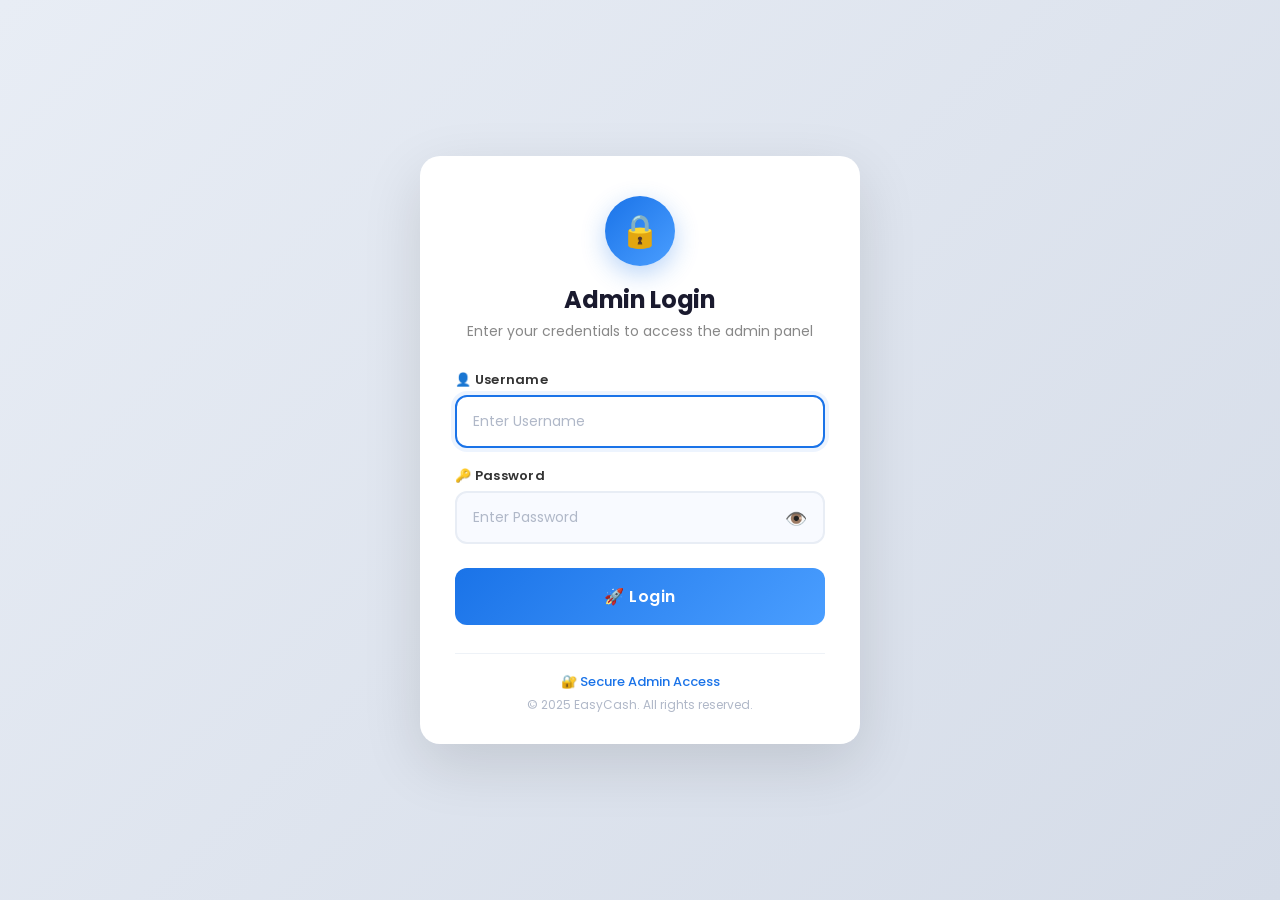
<file: index.html>
<!DOCTYPE html>
<html lang="en">
<head>
    <meta charset="UTF-8">

    <!-- Login Protection -->
    <script>
        if (localStorage.getItem("adminLoggedIn") !== "true") {
            window.location.href = "login.html";
        }
    </script>

    <link rel="stylesheet" href="style.css">
    <title>Admin Panel - Link Generator</title>
</head>

<body>

    <div class="admin-container">
        <h2>Payment Link Generator</h2>

        <input type="text" id="appName" placeholder="Application Name">
        <input type="text" id="productName" placeholder="Product Name">
        <input type="text" id="userName" placeholder="User Name">
        <input type="text" id="upiId" placeholder="UPI ID">
        <input type="number" id="amount" placeholder="Amount (₹)">
        <input type="number" id="timer" placeholder="Expiry Time (minutes)">

        <button onclick="generateLink()">Generate Link</button>

        <div id="resultArea" style="margin-top:20px;">
            <p>Generated Link:</p>
            <input type="text" id="outputLink" readonly>
            <button onclick="copyLink()">Copy Link</button>
        </div>
    </div>

    <script src="main.js"></script>

</body>
</html>
</file>
<file: style.css>
body { 
    font-family: sans-serif; 
    background-color: #f0f2f5; 
    display: flex; 
    justify-content: center; 
    padding: 20px; 
}

.admin-container { 
    background: white; 
    padding: 25px; 
    border-radius: 12px; 
    width: 350px; 
    box-shadow: 0 4px 15px rgba(0,0,0,0.1); 
}

h2 { 
    text-align: center; 
    color: #0056b3; /* Heading ka color blue */
}

input { 
    width: 100%; 
    padding: 12px; 
    margin: 8px 0; 
    border: 1px solid #007bff; /* Input border blue */
    border-radius: 6px; 
    box-sizing: border-box; 
}

button { 
    width: 100%; 
    padding: 12px; 
    background-color: #007bff; /* Primary Blue Button */
    color: white; 
    border: none; 
    border-radius: 6px; 
    cursor: pointer; 
    font-weight: bold; 
    margin-top: 10px;
}

button:hover { 
    background-color: #0056b3; /* Hover par dark blue */
}

#resultArea { 
    border-top: 2px solid #007bff; 
    padding-top: 15px; 
    margin-top: 20px;
}
.payment-container { 
    background: white; padding: 25px; border-radius: 12px; 
    width: 320px; box-shadow: 0 4px 15px rgba(0,0,0,0.1); 
    margin: auto; text-align: center; 
}
.info-box { background: #f8f9fa; padding: 10px; border-radius: 8px; }
.btn-upi { 
    display: block; width: 100%; padding: 10px; margin: 8px 0; 
    background: #007bff; color: white; text-decoration: none; 
    border-radius: 5px; 
}
.btn-submit { 
    width: 100%; padding: 12px; background: #28a745; 
    color: white; border: none; border-radius: 5px; margin-top: 10px;
}
</file>
<file: login.css>
/* ===========================
   Admin Login - Styles
   =========================== */

* {
    margin: 0;
    padding: 0;
    box-sizing: border-box;
    font-family: 'Poppins', sans-serif;
}

body {
    background: linear-gradient(135deg, #e8edf5 0%, #d5dce8 100%);
    min-height: 100vh;
    display: flex;
    justify-content: center;
    align-items: center;
    padding: 20px;
}

/* ===========================
   Login Container
   =========================== */
.login-container {
    background: #ffffff;
    max-width: 440px;
    width: 100%;
    padding: 40px 35px 30px;
    border-radius: 20px;
    box-shadow: 0 20px 60px rgba(0, 0, 0, 0.12);
    position: relative;
}

/* ===========================
   Icon
   =========================== */
.login-icon {
    text-align: center;
    margin-bottom: 16px;
}

.login-icon .icon-circle {
    width: 70px;
    height: 70px;
    background: linear-gradient(135deg, #1a73e8, #4a9eff);
    border-radius: 50%;
    display: inline-flex;
    align-items: center;
    justify-content: center;
    font-size: 32px;
    color: #fff;
    box-shadow: 0 8px 25px rgba(26, 115, 232, 0.3);
}

/* ===========================
   Header
   =========================== */
.login-header {
    text-align: center;
    margin-bottom: 28px;
}

.login-header h2 {
    font-size: 24px;
    font-weight: 700;
    color: #1a1a2e;
    letter-spacing: -0.3px;
}

.login-header p {
    font-size: 14px;
    color: #888;
    margin-top: 4px;
    font-weight: 400;
}

/* ===========================
   Form
   =========================== */
.form-group {
    margin-bottom: 18px;
}

.form-group label {
    display: block;
    font-size: 13px;
    font-weight: 600;
    color: #333;
    margin-bottom: 5px;
    letter-spacing: 0.3px;
}

.form-group input {
    width: 100%;
    padding: 14px 16px;
    border: 2px solid #e8edf5;
    border-radius: 12px;
    font-size: 14px;
    outline: none;
    transition: all 0.3s ease;
    background: #f8faff;
    color: #1a1a2e;
}

.form-group input::placeholder {
    color: #b0b8c8;
}

.form-group input:focus {
    border-color: #1a73e8;
    background: #ffffff;
    box-shadow: 0 0 0 4px rgba(26, 115, 232, 0.08);
}

.form-group input.error {
    border-color: #dc3545;
    background: #fff5f5;
    box-shadow: 0 0 0 4px rgba(220, 53, 69, 0.08);
}

/* ===========================
   Password Toggle
   =========================== */
.password-wrapper {
    position: relative;
}

.password-wrapper input {
    padding-right: 48px;
}

.toggle-password {
    position: absolute;
    right: 14px;
    top: 50%;
    transform: translateY(-50%);
    background: none;
    border: none;
    font-size: 18px;
    cursor: pointer;
    color: #b0b8c8;
    padding: 4px;
    transition: color 0.3s;
}

.toggle-password:hover {
    color: #1a73e8;
}

/* ===========================
   Login Button
   =========================== */
.btn-login {
    width: 100%;
    padding: 16px;
    background: linear-gradient(135deg, #1a73e8, #4a9eff);
    color: #fff;
    border: none;
    border-radius: 12px;
    font-size: 16px;
    font-weight: 600;
    cursor: pointer;
    transition: all 0.3s ease;
    margin-top: 6px;
    letter-spacing: 0.5px;
    position: relative;
    overflow: hidden;
}

.btn-login:hover {
    transform: translateY(-2px);
    box-shadow: 0 8px 30px rgba(26, 115, 232, 0.35);
}

.btn-login:active {
    transform: scale(0.98);
    box-shadow: none;
}

.btn-login:disabled {
    opacity: 0.7;
    cursor: not-allowed;
    transform: none !important;
}

/* ===========================
   Loading Spinner
   =========================== */
.loading-spinner {
    display: inline-block;
    width: 20px;
    height: 20px;
    border: 3px solid rgba(255, 255, 255, 0.3);
    border-radius: 50%;
    border-top-color: #fff;
    animation: spin 0.8s ease-in-out infinite;
    vertical-align: middle;
    margin-right: 10px;
}

@keyframes spin {
    to {
        transform: rotate(360deg);
    }
}

/* ===========================
   Error Message
   =========================== */
.error-msg {
    color: #dc3545;
    font-size: 13px;
    text-align: center;
    margin-top: 12px;
    display: none;
    background: #fff5f5;
    padding: 10px 14px;
    border-radius: 10px;
    border: 1px solid #fcc;
}

.error-msg.show {
    display: block;
}

/* ===========================
   Footer
   =========================== */
.login-footer {
    text-align: center;
    margin-top: 28px;
    padding-top: 18px;
    border-top: 1px solid #eef2f7;
}

.login-footer .secure-text {
    font-size: 13px;
    color: #888;
    font-weight: 500;
}

.login-footer .secure-text span {
    color: #1a73e8;
}

.login-footer .copyright {
    font-size: 12px;
    color: #b0b8c8;
    margin-top: 4px;
}

/* ===========================
   Responsive
   =========================== */
@media (max-width: 480px) {
    .login-container {
        padding: 30px 20px 25px;
        border-radius: 16px;
    }

    .login-header h2 {
        font-size: 20px;
    }

    .login-icon .icon-circle {
        width: 60px;
        height: 60px;
        font-size: 26px;
    }

    .form-group input {
        padding: 12px 14px;
        font-size: 13px;
    }

    .btn-login {
        padding: 14px;
        font-size: 15px;
    }
}

@media (max-width: 360px) {
    .login-container {
        padding: 24px 16px 20px;
    }
}
</file>
